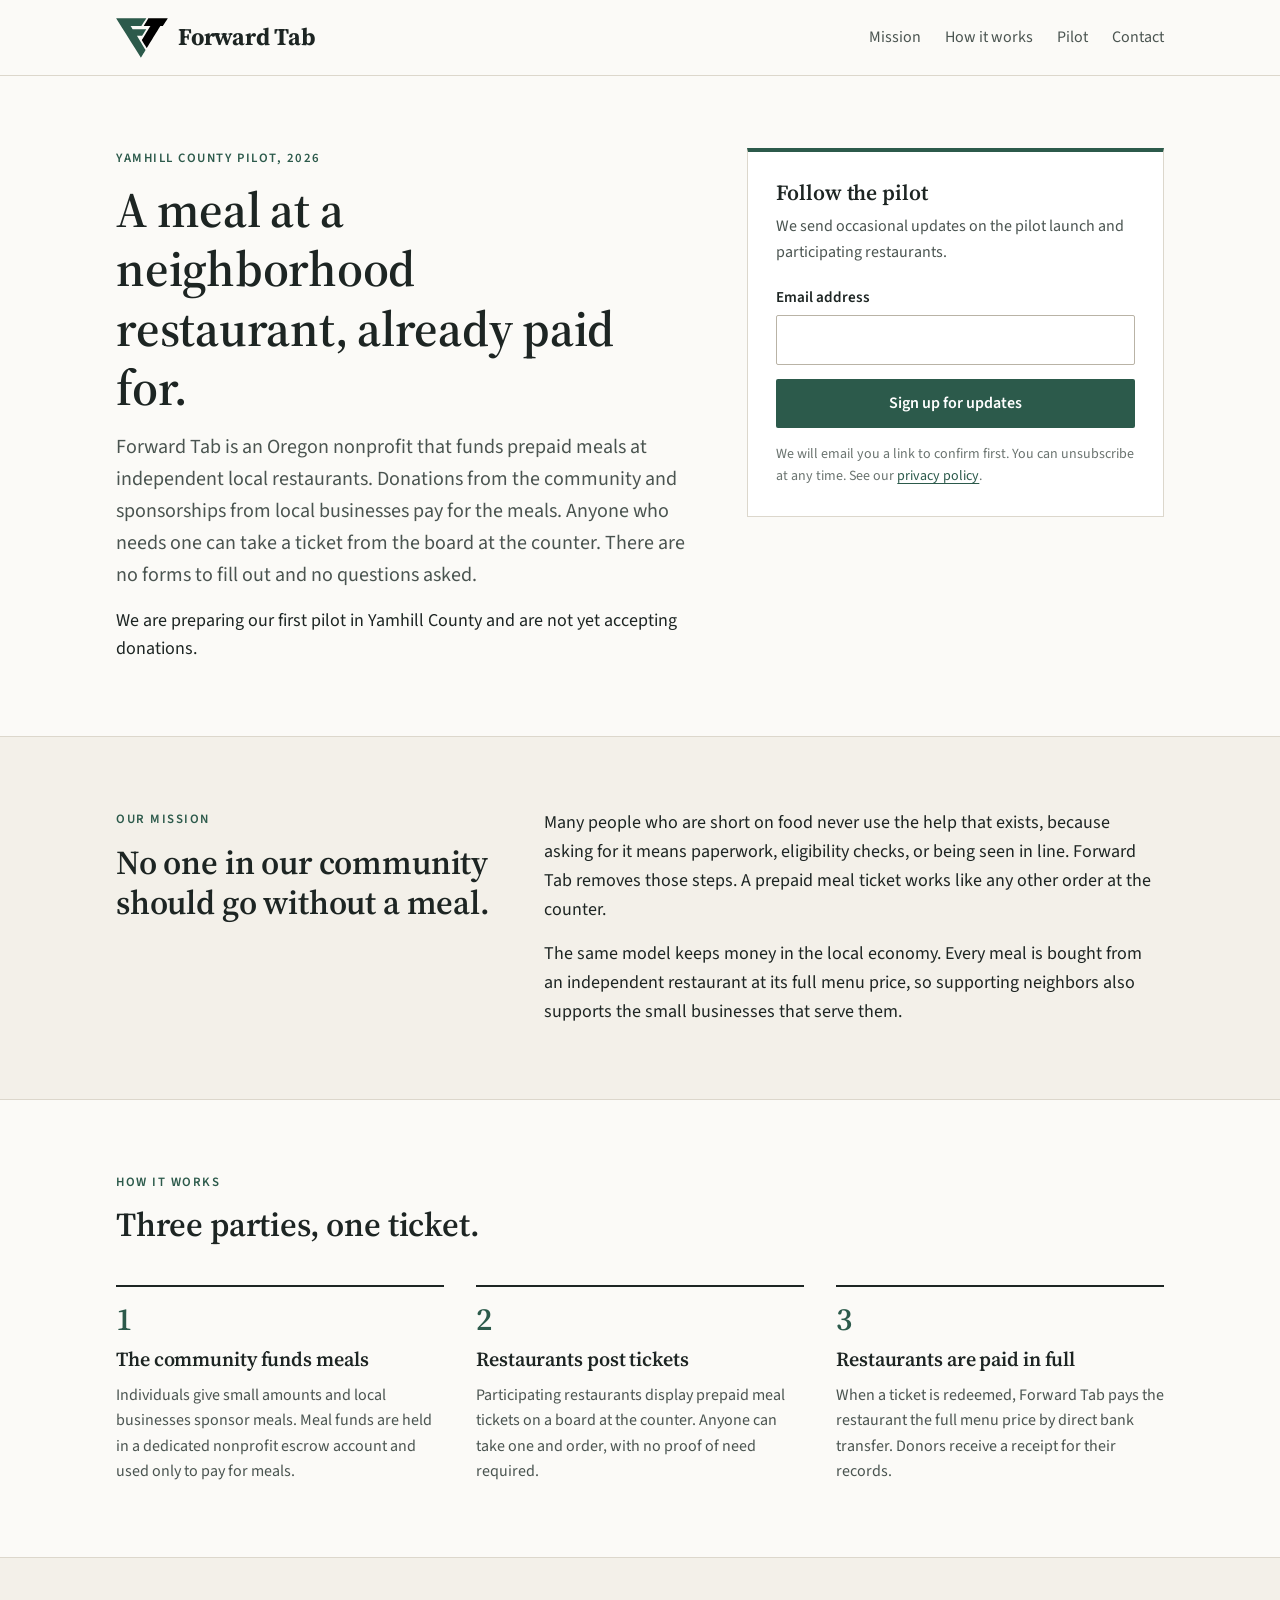
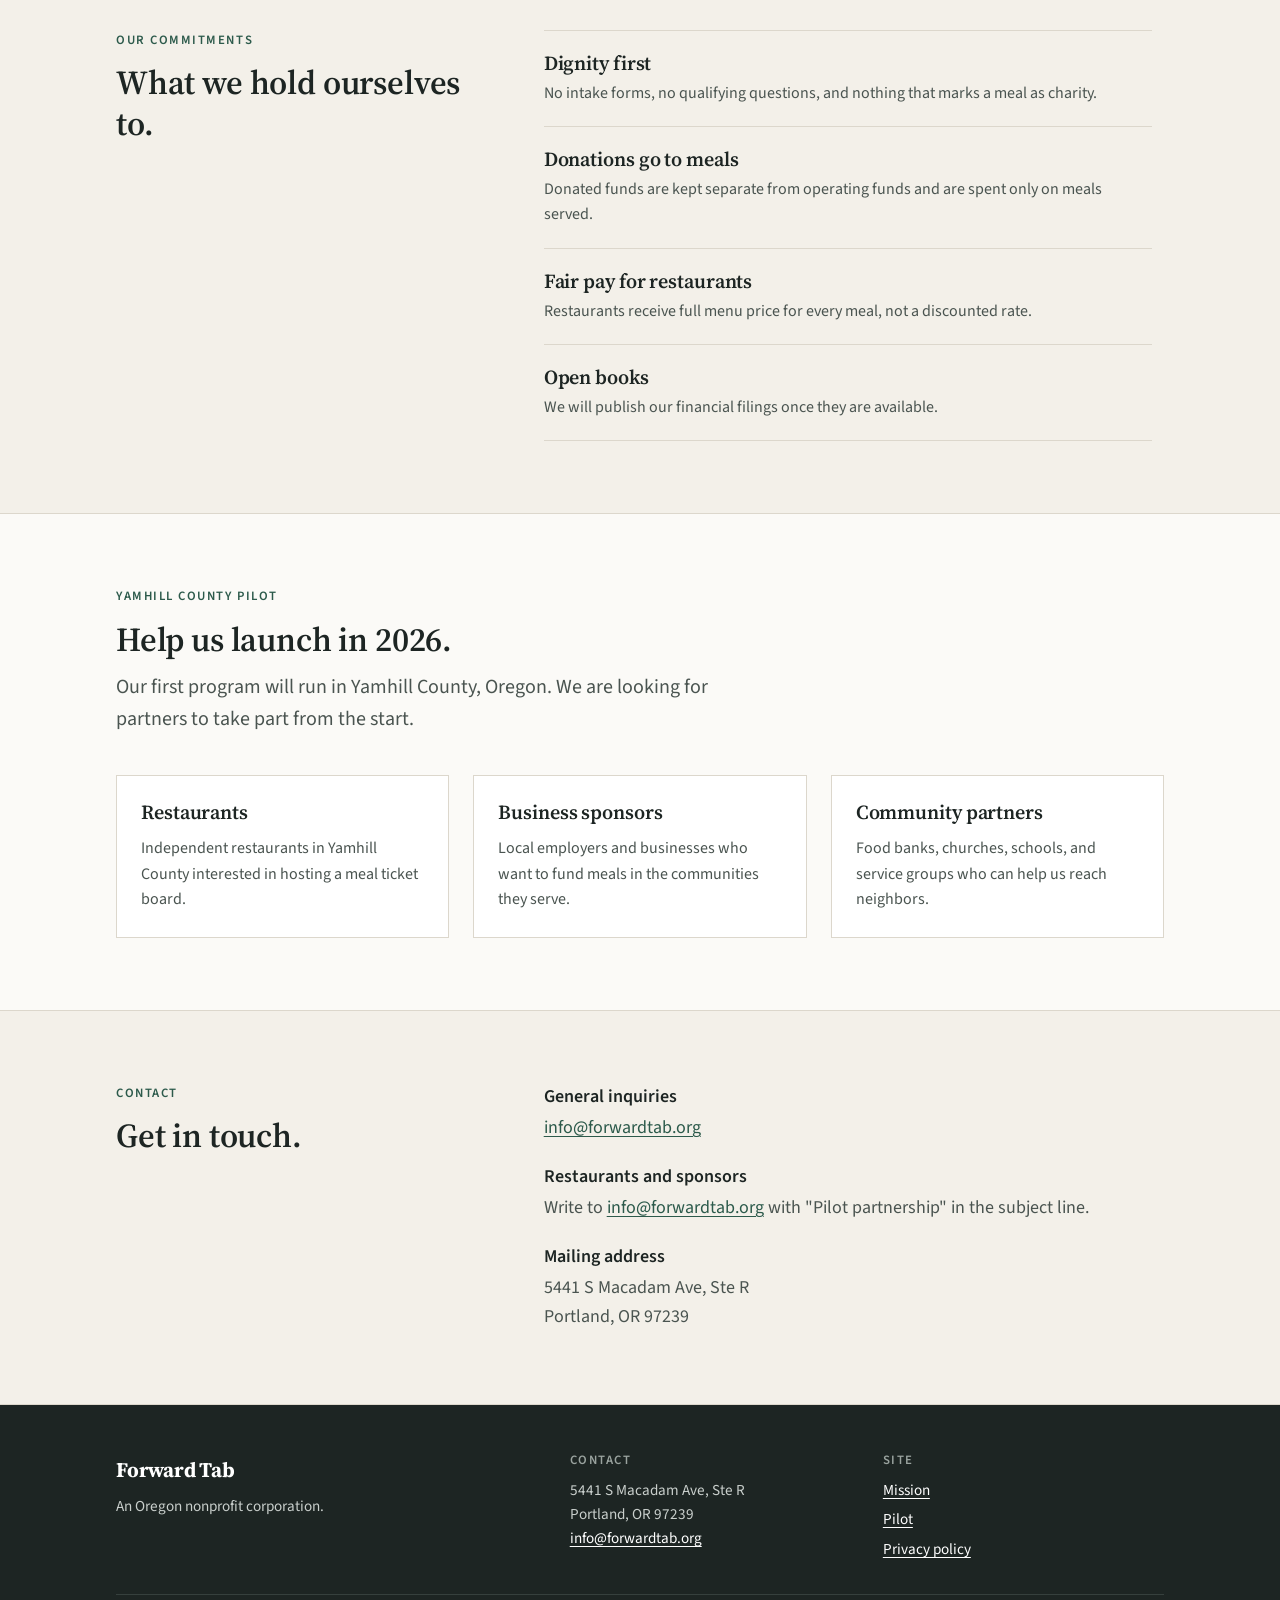
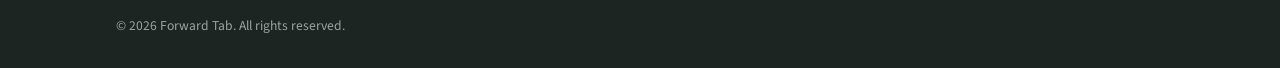
<file: public/index.html>
<!DOCTYPE html>
<html lang="en">
<head>
    <meta charset="UTF-8">
    <meta name="viewport" content="width=device-width, initial-scale=1.0">
    <title>Forward Tab | Prepaid meals at local restaurants</title>
    <meta name="description" content="Forward Tab is an Oregon nonprofit that funds prepaid meals at independent local restaurants, paid for by community donations and business sponsors. Our first pilot is in Yamhill County.">

    <link rel="preconnect" href="https://fonts.googleapis.com">
    <link rel="preconnect" href="https://fonts.gstatic.com" crossorigin>
    <link href="https://fonts.googleapis.com/css2?family=Source+Sans+3:wght@400;600&family=Source+Serif+4:opsz,wght@8..60,600;8..60,700&display=swap" rel="stylesheet">
    <link rel="stylesheet" href="css/site.css">
	<link rel="icon" href="logo.svg" type="image/svg+xml">


    <!-- Cloudflare Turnstile (bot protection for the signup form).
         Rendered explicitly so the page can hold the widget ID and reset it between attempts. -->
    <script>
        window.turnstileReady = new Promise((resolve) => { window.onTurnstileLoad = resolve; });
    </script>
    <script src="https://challenges.cloudflare.com/turnstile/v0/api.js?render=explicit&amp;onload=onTurnstileLoad" async defer></script>
</head>
<body>
    <a class="skip-link" href="#main">Skip to content</a>

    <header class="site-header">
        <div class="wrap">
            <a class="wordmark" href="/">
			<img src="logo.svg" height="40px" alt="Forward Tab" />
                Forward Tab
            </a>
            <nav class="site-nav" aria-label="Main">
                <a href="#mission">Mission</a>
                <a href="#how-it-works">How it works</a>
                <a href="#pilot">Pilot</a>
                <a href="#contact">Contact</a>
            </nav>
        </div>
    </header>

    <main id="main">

        <section class="section intro">
            <div class="wrap">
                <div>
                    <p class="eyebrow">Yamhill County pilot, 2026</p>
                    <h1>A meal at a neighborhood restaurant, already paid for.</h1>
                    <p class="lede measure">
                        Forward Tab is an Oregon nonprofit that funds prepaid meals at independent local restaurants.
                        Donations from the community and sponsorships from local businesses pay for the meals.
                        Anyone who needs one can take a ticket from the board at the counter. There are no forms to fill out and no questions asked.
                    </p>
                    <p class="measure">
                        We are preparing our first pilot in Yamhill County and are not yet accepting donations.
                    </p>
                </div>

                <div id="updates" class="signup">
                    <h2>Follow the pilot</h2>
                    <p>We send occasional updates on the pilot launch and participating restaurants.</p>

                    <!-- Posts to /api/subscribe; works without JS via redirect -->
                    <form id="signup-form" action="/api/subscribe" method="post" novalidate>
                        <label for="signup-email">Email address</label>
                        <input id="signup-email" name="email" type="email" required autocomplete="email">

                        <!-- Honeypot: hidden from people, bots fill it in -->
                        <div aria-hidden="true" class="honeypot">
                            <label for="signup-website">Leave this field empty</label>
                            <input id="signup-website" name="website" type="text" tabindex="-1" autocomplete="off">
                        </div>

                        <!-- Turnstile widget, rendered by the script at the bottom of the page -->
                        <div id="turnstile-widget"></div>

                        <button id="signup-button" class="button" type="submit">Sign up for updates</button>

                        <p id="signup-message" role="status" aria-live="polite" class="notice" hidden></p>
                    </form>
                    <p class="fine">
                        We will email you a link to confirm first. You can unsubscribe at any time.
                        See our <a href="/privacy">privacy policy</a>.
                    </p>
                </div>
            </div>
        </section>

        <section id="mission" class="section section--alt">
            <div class="wrap split">
                <div>
                    <p class="eyebrow">Our mission</p>
                    <h2>No one in our community should go without a meal.</h2>
                </div>
                <div class="measure">
                    <p>
                        Many people who are short on food never use the help that exists, because asking for it means
                        paperwork, eligibility checks, or being seen in line. Forward Tab removes those steps. A prepaid meal
                        ticket works like any other order at the counter.
                    </p>
                    <p>
                        The same model keeps money in the local economy. Every meal is bought from an independent restaurant
                        at its full menu price, so supporting neighbors also supports the small businesses that serve them.
                    </p>
                </div>
            </div>
        </section>

        <section id="how-it-works" class="section">
            <div class="wrap">
                <p class="eyebrow">How it works</p>
                <h2>Three parties, one ticket.</h2>
                <ol class="steps">
                    <li>
                        <h3>The community funds meals</h3>
                        <p>
                            Individuals give small amounts and local businesses sponsor meals. Meal funds are held in a
                            dedicated nonprofit escrow account and used only to pay for meals.
                        </p>
                    </li>
                    <li>
                        <h3>Restaurants post tickets</h3>
                        <p>
                            Participating restaurants display prepaid meal tickets on a board at the counter. Anyone can
                            take one and order, with no proof of need required.
                        </p>
                    </li>
                    <li>
                        <h3>Restaurants are paid in full</h3>
                        <p>
                            When a ticket is redeemed, Forward Tab pays the restaurant the full menu price by direct bank
                            transfer. Donors receive a receipt for their records.
                        </p>
                    </li>
                </ol>
            </div>
        </section>

        <section class="section section--alt">
            <div class="wrap split">
                <div>
                    <p class="eyebrow">Our commitments</p>
                    <h2>What we hold ourselves to.</h2>
                </div>
                <ul class="commitments measure">
                    <li>
                        <h3>Dignity first</h3>
                        <p>No intake forms, no qualifying questions, and nothing that marks a meal as charity.</p>
                    </li>
                    <li>
                        <h3>Donations go to meals</h3>
                        <p>Donated funds are kept separate from operating funds and are spent only on meals served.</p>
                    </li>
                    <li>
                        <h3>Fair pay for restaurants</h3>
                        <p>Restaurants receive full menu price for every meal, not a discounted rate.</p>
                    </li>
                    <li>
                        <h3>Open books</h3>
                        <p>We will publish our financial filings once they are available.</p>
                    </li>
                </ul>
            </div>
        </section>

        <section id="pilot" class="section">
            <div class="wrap">
                <p class="eyebrow">Yamhill County pilot</p>
                <h2>Help us launch in 2026.</h2>
                <p class="lede measure">
                    Our first program will run in Yamhill County, Oregon. We are looking for partners to take part from the start.
                </p>
                <div class="roles">
                    <div class="role">
                        <h3>Restaurants</h3>
                        <p>Independent restaurants in Yamhill County interested in hosting a meal ticket board.</p>
                    </div>
                    <div class="role">
                        <h3>Business sponsors</h3>
                        <p>Local employers and businesses who want to fund meals in the communities they serve.</p>
                    </div>
                    <div class="role">
                        <h3>Community partners</h3>
                        <p>Food banks, churches, schools, and service groups who can help us reach neighbors.</p>
                    </div>
                </div>
            </div>
        </section>

        <section id="contact" class="section section--alt">
            <div class="wrap split">
                <div>
                    <p class="eyebrow">Contact</p>
                    <h2>Get in touch.</h2>
                </div>
                <dl class="contact-list measure">
                    <div>
                        <dt>General inquiries</dt>
                        <dd><a href="mailto:info@forwardtab.org">info@forwardtab.org</a></dd>
                    </div>
                    <div>
                        <dt>Restaurants and sponsors</dt>
                        <dd>Write to <a href="mailto:info@forwardtab.org?subject=Pilot%20partnership">info@forwardtab.org</a> with "Pilot partnership" in the subject line.</dd>
                    </div>
                    <div>
                        <dt>Mailing address</dt>
                        <dd>5441 S Macadam Ave, Ste R<br>Portland, OR 97239</dd>
                    </div>
                </dl>
            </div>
        </section>

    </main>

    <footer class="site-footer">
        <div class="wrap">
            <div>
                <a class="wordmark" href="/">Forward Tab</a>
                <p>An Oregon nonprofit corporation.</p>
            </div>
            <div>
                <h2>Contact</h2>
                <address>
                    5441 S Macadam Ave, Ste R<br>
                    Portland, OR 97239<br>
                    <a href="mailto:info@forwardtab.org">info@forwardtab.org</a>
                </address>
            </div>
            <div>
                <h2>Site</h2>
                <ul>
                    <li><a href="#mission">Mission</a></li>
                    <li><a href="#pilot">Pilot</a></li>
                    <li><a href="/privacy">Privacy policy</a></li>
                </ul>
            </div>
            <p class="legal">&copy; 2026 Forward Tab. All rights reserved.</p>
        </div>
    </footer>

    <script>
        (() => {
            const form = document.getElementById('signup-form');
            const email = document.getElementById('signup-email');
            const button = document.getElementById('signup-button');
            const message = document.getElementById('signup-message');
            const buttonLabel = button.textContent.trim();

            // Turnstile: explicit render so we keep the widget ID. Tokens are single-use,
            // so the widget is reset after every submit attempt before another is allowed.
            const TURNSTILE_SITEKEY = '0x4AAAAAAFNBVp8Pm_Ym2OVk';
            const TURNSTILE_ACTION = 'signup';
            let widgetId = null;

            window.turnstileReady.then(() => {
                widgetId = window.turnstile.render('#turnstile-widget', {
                    sitekey: TURNSTILE_SITEKEY,
                    action: TURNSTILE_ACTION,
                    theme: 'light',
                    size: 'flexible',
                    'expired-callback': () => window.turnstile.reset(widgetId),
                });
            });

            function show(text, kind = 'info') {
                message.textContent = text;
                message.className = `notice notice--${kind}`;
                message.hidden = false;
            }

            // Status from the no-JS redirect flow and the confirmation link
            const statusText = {
                pending:   ['Almost there. Check your inbox to confirm your subscription.', 'ok'],
                confirmed: ['You are confirmed. We will email you when the Yamhill County pilot launches.', 'ok'],
                expired:   ['That confirmation link is invalid or has expired. Enter your email again for a new one.', 'error'],
                invalid:   ['Enter a valid email address.', 'error'],
                challenge: ['Verification failed. Reload the page and try again.', 'error'],
                busy:      ['Too many signups from your network. Try again in a minute.', 'error'],
                error:     ['Signup failed. Try again in a few minutes.', 'error'],
            };
            const status = new URLSearchParams(location.search).get('subscribe');
            if (statusText[status]) {
                show(...statusText[status]);
                document.getElementById('updates').scrollIntoView({ block: 'center' });
                history.replaceState(null, '', location.pathname); // tidy the URL
            }

            form.addEventListener('submit', async (e) => {
                e.preventDefault();

                if (!email.checkValidity()) {
                    show('Enter a valid email address.', 'error');
                    email.focus();
                    return;
                }

                const body = new FormData(form);
                if (!body.get('cf-turnstile-response')) {
                    show('Still running the verification check. Try again in a moment.', 'error');
                    return;
                }

                button.disabled = true;
                button.textContent = 'Sending…';
                show('Sending your signup…');

                try {
                    const res = await fetch(form.action, {
                        method: 'POST',
                        body,
                        headers: { Accept: 'application/json' },
                    });
                    const data = await res.json();
                    if (data.ok) {
                        show('Almost there. Check your inbox to confirm your subscription.', 'ok');
                        form.reset();
                    } else {
                        show(data.message, 'error');
                    }
                } catch {
                    show('Network error. Check your connection and try again.', 'error');
                } finally {
                    button.disabled = false;
                    button.textContent = buttonLabel;
                    if (widgetId !== null) window.turnstile.reset(widgetId); // the token just spent is dead
                }
            });
        })();
    </script>

</body>
</html>
</file>
<file: public/css/site.css>
/* Forward Tab — site styles. Plain CSS, no build step. */

:root {
    --paper: #fbfaf7;
    --paper-alt: #f3f0e9;
    --ink: #1d2523;
    --ink-soft: #4a5450;
    --ink-muted: #6b7470;
    --rule: #dcd7cc;
    --green: #2c5a4b;
    --green-dark: #1f4237;
    --green-tint: #e6eee9;
    --error: #8a2b1f;
    --error-tint: #f6e7e3;

    --serif: "Source Serif 4", Georgia, "Times New Roman", serif;
    --sans: "Source Sans 3", "Segoe UI", system-ui, -apple-system, sans-serif;

    --measure: 38rem;
    --wide: 68rem;
}

*, *::before, *::after { box-sizing: border-box; }

html { scroll-behavior: smooth; -webkit-text-size-adjust: 100%; }

body {
    margin: 0;
    background: var(--paper);
    color: var(--ink);
    font-family: var(--sans);
    font-size: 1.125rem;
    line-height: 1.6;
    -webkit-font-smoothing: antialiased;
}

h1, h2, h3 {
    font-family: var(--serif);
    font-weight: 600;
    line-height: 1.2;
    margin: 0 0 0.75rem;
    letter-spacing: -0.005em;
}
h1 { font-size: clamp(2.1rem, 4.5vw, 3.1rem); }
h2 { font-size: clamp(1.6rem, 3vw, 2.1rem); }
h3 { font-size: 1.25rem; }

p { margin: 0 0 1rem; }
p:last-child { margin-bottom: 0; }

a { color: var(--green); text-underline-offset: 0.18em; text-decoration-thickness: 1px; }
a:hover { color: var(--green-dark); text-decoration-thickness: 2px; }
a:focus-visible, button:focus-visible, input:focus-visible {
    outline: 3px solid var(--green);
    outline-offset: 2px;
}

.wrap { max-width: var(--wide); margin: 0 auto; padding: 0 1.25rem; }
.measure { max-width: var(--measure); }

.sr-only {
    position: absolute; width: 1px; height: 1px; padding: 0; margin: -1px;
    overflow: hidden; clip: rect(0, 0, 0, 0); white-space: nowrap; border: 0;
}
.skip-link { position: absolute; left: -9999px; top: 0; }
.skip-link:focus { left: 1rem; top: 1rem; background: var(--paper); padding: 0.5rem 0.75rem; z-index: 10; }

/* Header */

.site-header { border-bottom: 1px solid var(--rule); }
.site-header .wrap {
    display: flex; align-items: center; justify-content: space-between;
    gap: 1rem; flex-wrap: wrap;
    padding-top: 1.1rem; padding-bottom: 1.1rem;
}
.wordmark {
    font-family: var(--serif); font-size: 1.5rem; font-weight: 700;
    color: var(--ink); text-decoration: none; letter-spacing: -0.01em;
}
.wordmark:hover { color: var(--ink); }
.site-header .wordmark { display: inline-flex; align-items: center; gap: 0.6rem; }
.logo { width: auto; height: 1.9rem; flex: none; fill: var(--green); }
.site-nav { display: flex; gap: 1.5rem; flex-wrap: wrap; font-size: 1rem; }
.site-nav a { color: var(--ink-soft); text-decoration: none; }
.site-nav a:hover { color: var(--ink); text-decoration: underline; }

/* Sections */

.section { padding: 4.5rem 0; border-bottom: 1px solid var(--rule); }
.section--alt { background: var(--paper-alt); }
.eyebrow {
    font-family: var(--sans); font-size: 0.8rem; font-weight: 600;
    letter-spacing: 0.12em; text-transform: uppercase; color: var(--green);
    margin: 0 0 0.75rem;
}
.lede { font-size: 1.25rem; color: var(--ink-soft); }

/* Intro */

.intro .wrap {
    display: grid; gap: 3rem;
    grid-template-columns: minmax(0, 1.4fr) minmax(0, 1fr);
    align-items: start;
}
.intro h1 { max-width: 20ch; }

.signup {
    background: #fff; border: 1px solid var(--rule); border-top: 4px solid var(--green);
    padding: 1.75rem;
}
.signup h2 { font-size: 1.35rem; margin-bottom: 0.5rem; }
.signup p { font-size: 1rem; color: var(--ink-soft); }
.signup label { display: block; font-weight: 600; font-size: 0.95rem; margin: 1.25rem 0 0.35rem; }
.signup input[type="email"] {
    width: 100%; font: inherit; font-size: 1rem; color: var(--ink);
    padding: 0.7rem 0.8rem; border: 1px solid #b9b3a6; border-radius: 2px; background: #fff;
}
.signup input[type="email"]:focus { border-color: var(--green); }
.button {
    display: inline-block; width: 100%; margin-top: 0.85rem;
    font: inherit; font-weight: 600; font-size: 1rem;
    color: #fff; background: var(--green); border: 0; border-radius: 2px;
    padding: 0.75rem 1.25rem; cursor: pointer;
}
.button:hover { background: var(--green-dark); }
.button:disabled { opacity: 0.65; cursor: wait; }
.signup .fine { font-size: 0.875rem; color: var(--ink-muted); margin-top: 0.9rem; }
.honeypot { position: absolute; left: -9999px; width: 1px; height: 1px; overflow: hidden; }
#turnstile-widget { margin-top: 0.85rem; }
#turnstile-widget:empty { margin-top: 0; }

.notice { font-size: 0.95rem; padding: 0.65rem 0.8rem; margin-top: 0.85rem; border-left: 3px solid; }
.notice[hidden] { display: none; }
.notice--info  { background: var(--paper-alt); border-color: var(--rule); color: var(--ink-soft); }
.notice--ok    { background: var(--green-tint); border-color: var(--green); color: var(--green-dark); }
.notice--error { background: var(--error-tint); border-color: var(--error); color: var(--error); }

/* Two-column text blocks */

.split { display: grid; gap: 2.5rem; grid-template-columns: minmax(0, 1fr) minmax(0, 1.6fr); }

/* How it works */

.steps { list-style: none; margin: 2.5rem 0 0; padding: 0; display: grid; gap: 2rem; grid-template-columns: repeat(3, minmax(0, 1fr)); counter-reset: step; }
.steps li { counter-increment: step; border-top: 2px solid var(--ink); padding-top: 1rem; }
.steps li::before {
    content: counter(step); display: block;
    font-family: var(--serif); font-size: 2rem; font-weight: 600; color: var(--green); line-height: 1; margin-bottom: 0.75rem;
}
.steps p { font-size: 1rem; color: var(--ink-soft); }

/* Commitments */

.commitments { margin: 0; padding: 0; list-style: none; }
.commitments li { padding: 1.25rem 0; border-top: 1px solid var(--rule); }
.commitments li:last-child { border-bottom: 1px solid var(--rule); }
.commitments h3 { margin-bottom: 0.35rem; }
.commitments p { color: var(--ink-soft); font-size: 1rem; }

/* Pilot / get involved */

.roles { display: grid; gap: 1.5rem; grid-template-columns: repeat(3, minmax(0, 1fr)); margin-top: 2.5rem; }
.role { background: #fff; border: 1px solid var(--rule); padding: 1.5rem; }
.role p { font-size: 1rem; color: var(--ink-soft); }

/* Contact */

.contact-list { margin: 0; display: grid; gap: 1.25rem; }
.contact-list dt { font-weight: 600; }
.contact-list dd { margin: 0.15rem 0 0; color: var(--ink-soft); }

/* Footer */

.site-footer { background: var(--ink); color: #c9cfcc; font-size: 0.95rem; padding: 3rem 0 2rem; }
.site-footer a { color: #fff; }
.site-footer .wrap { display: grid; gap: 2rem; grid-template-columns: minmax(0, 1.5fr) minmax(0, 1fr) minmax(0, 1fr); }
.site-footer .wordmark { color: #fff; font-size: 1.3rem; display: inline-block; margin-bottom: 0.5rem; }
.site-footer h2 { font-family: var(--sans); font-size: 0.8rem; letter-spacing: 0.12em; text-transform: uppercase; color: #9aa39f; margin-bottom: 0.6rem; }
.site-footer ul { list-style: none; margin: 0; padding: 0; }
.site-footer li + li { margin-top: 0.35rem; }
.site-footer address { font-style: normal; }
.site-footer .legal { grid-column: 1 / -1; border-top: 1px solid #36403d; padding-top: 1.25rem; font-size: 0.85rem; color: #9aa39f; }

/* Long-form pages (privacy) */

.doc { padding: 3.5rem 0 4.5rem; }
.doc .updated { color: var(--ink-muted); font-size: 0.95rem; margin-bottom: 2.5rem; }
.doc h2 { font-size: 1.5rem; margin-top: 2.5rem; }
.doc ul { padding-left: 1.25rem; }
.doc li { margin-bottom: 0.6rem; }
.doc .callout { background: var(--paper-alt); border-left: 3px solid var(--rule); padding: 1rem 1.1rem; }

/* Small screens */

@media (max-width: 860px) {
    .intro .wrap, .split, .site-footer .wrap { grid-template-columns: minmax(0, 1fr); }
    .steps, .roles { grid-template-columns: minmax(0, 1fr); }
    .section { padding: 3.25rem 0; }
}
@media (max-width: 520px) {
    body { font-size: 1.0625rem; }
    .site-nav { gap: 1rem; font-size: 0.95rem; }
    .signup { padding: 1.25rem; }
}
</file>
